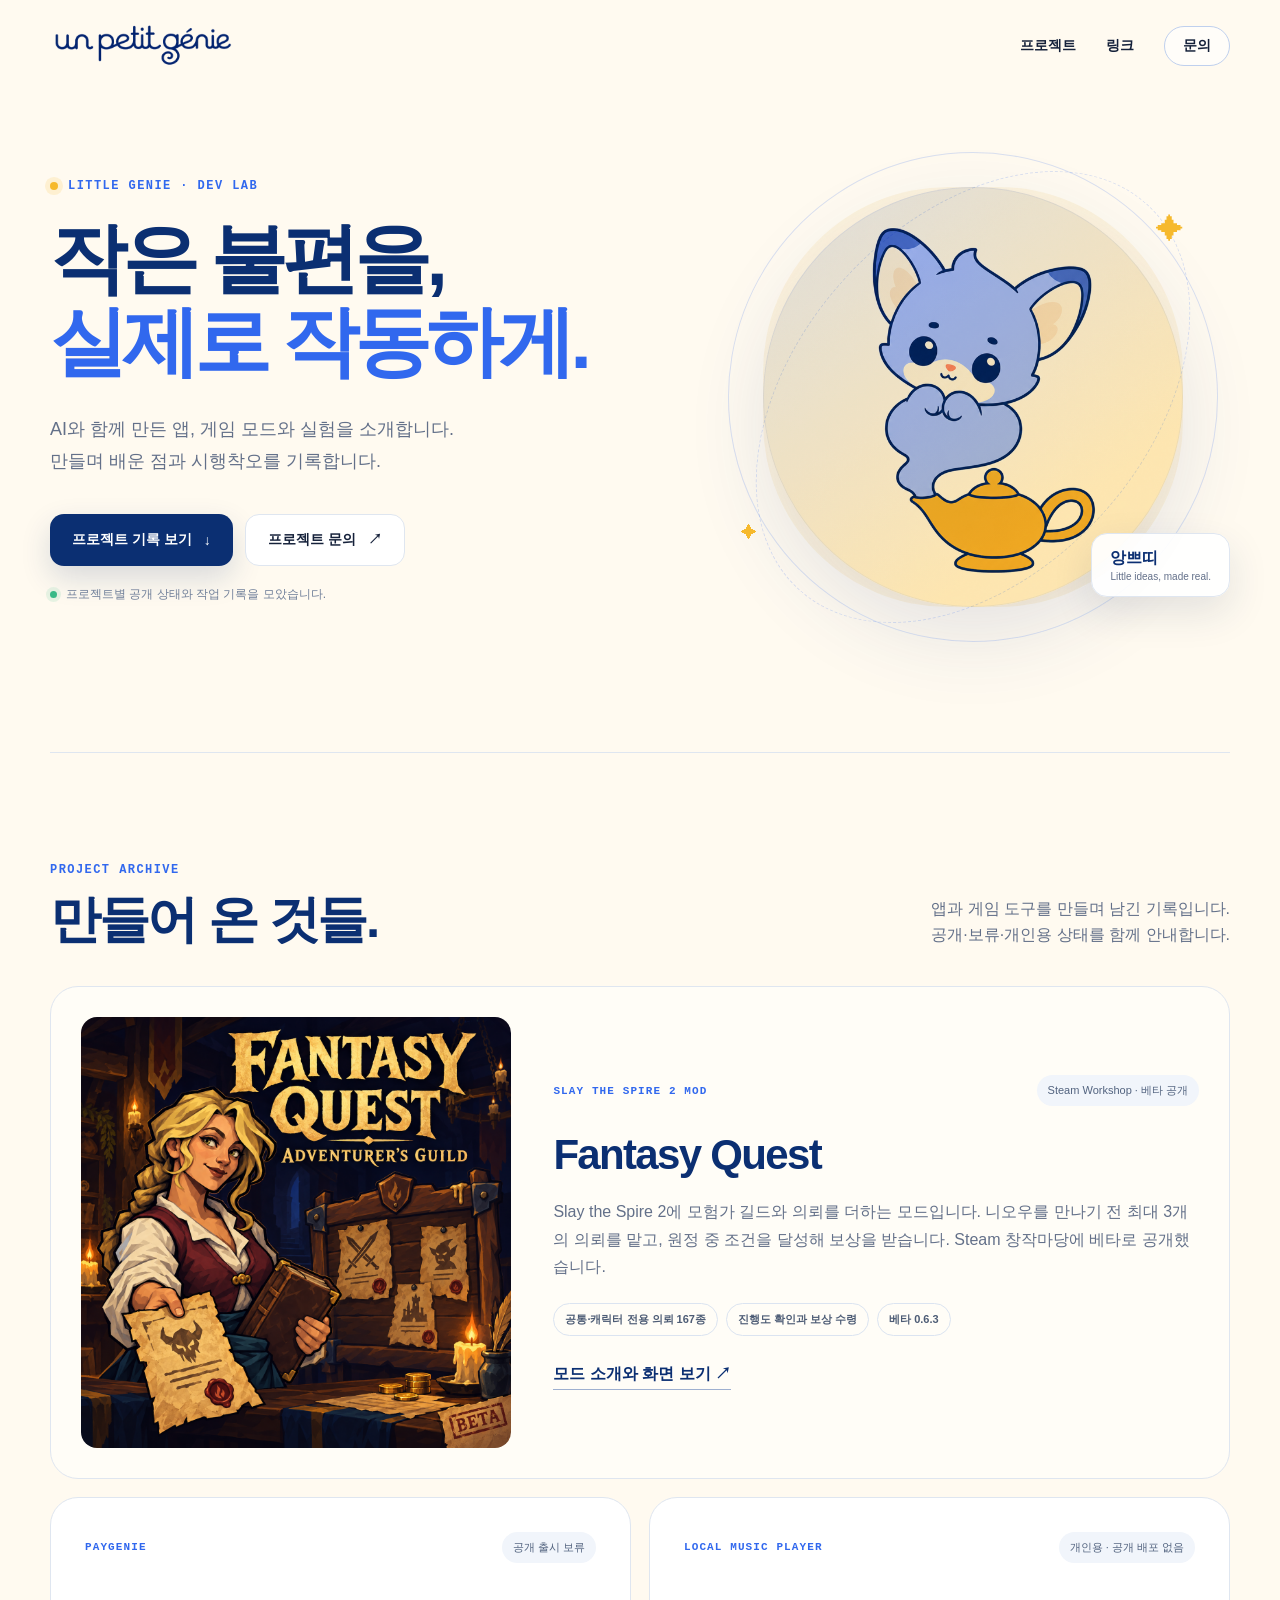
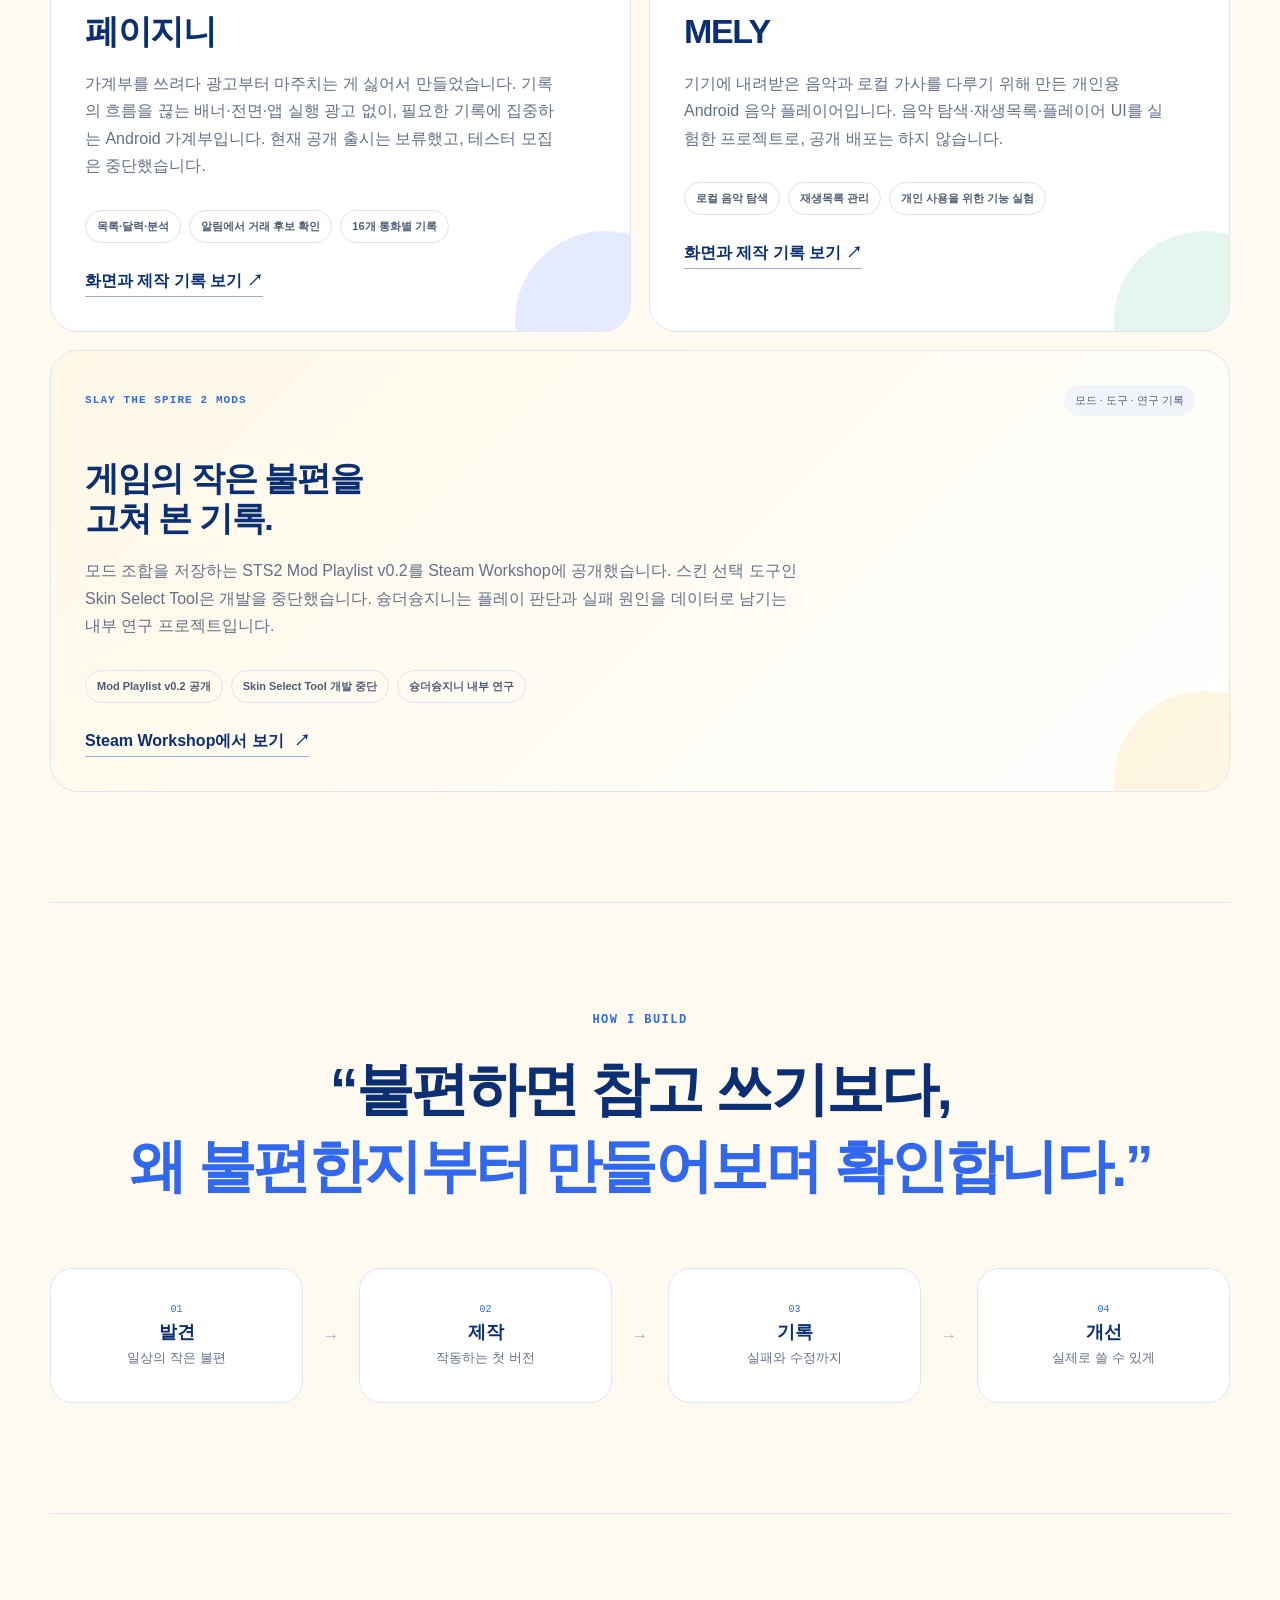
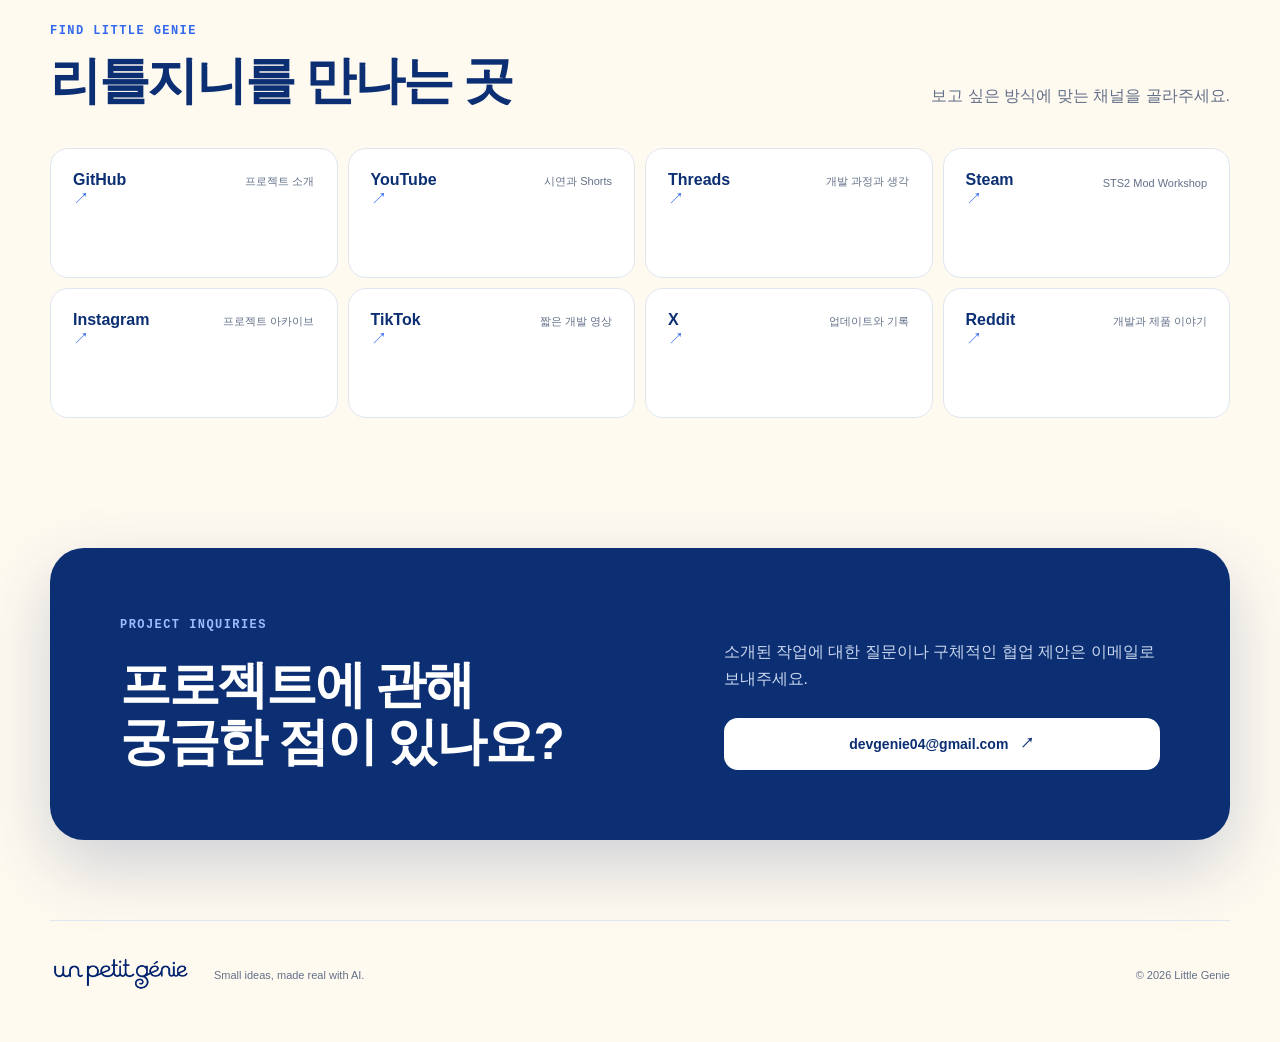
<file: index.html>
<!doctype html>
<html lang="ko">
  <head>
    <meta charset="utf-8" />
    <meta name="viewport" content="width=device-width, initial-scale=1" />
    <title>리틀지니 | 작은 불편을 실제로 작동하게</title>
    <meta name="description" content="AI와 함께 만든 앱, 게임 모드와 실험을 기록하는 개발자 리틀지니의 공식 허브입니다. 프로젝트별 공개 상태와 작업 기록을 소개합니다." />
    <meta name="theme-color" content="#fffaf0" />
    <link rel="canonical" href="https://unpetitgenie.github.io/" />
    <link rel="icon" href="/assets/mascot.png" />
    <link rel="apple-touch-icon" href="/assets/mascot.png" />
    <link rel="stylesheet" href="/styles.css" />
    <link rel="stylesheet" href="/fantasy-quest.css" />

    <meta property="og:type" content="website" />
    <meta property="og:locale" content="ko_KR" />
    <meta property="og:title" content="리틀지니 | 작은 불편을 실제로 작동하게" />
    <meta property="og:description" content="AI와 함께 만든 앱, 게임 모드와 실험. 리틀지니의 프로젝트별 공개 상태와 작업 기록을 소개합니다." />
    <meta property="og:url" content="https://unpetitgenie.github.io/" />
    <meta property="og:image" content="https://unpetitgenie.github.io/assets/og.png" />
    <meta property="og:image:width" content="1731" />
    <meta property="og:image:height" content="909" />
    <meta property="og:image:alt" content="리틀지니 공식 허브" />

    <meta name="twitter:card" content="summary_large_image" />
    <meta name="twitter:title" content="리틀지니 | 작은 불편을 실제로 작동하게" />
    <meta name="twitter:description" content="AI와 함께 만든 앱, 게임 모드와 실험. 리틀지니의 프로젝트별 공개 상태와 작업 기록을 소개합니다." />
    <meta name="twitter:image" content="https://unpetitgenie.github.io/assets/og.png" />
  </head>
  <body>
    <main>
      <nav class="topbar" aria-label="주요 메뉴">
        <a class="brand" href="#top" aria-label="리틀지니 홈">
          <img src="/assets/wordmark.png" alt="un petit génie" />
        </a>
        <div class="nav-links">
          <a href="#projects">프로젝트</a>
          <a href="#links">링크</a>
          <a class="nav-contact" href="mailto:devgenie04@gmail.com">문의</a>
        </div>
      </nav>

      <section class="hero" id="top">
        <div class="hero-copy">
          <p class="eyebrow"><span></span> LITTLE GENIE · DEV LAB</p>
          <h1>작은 불편을,<br /><strong>실제로 작동하게.</strong></h1>
          <p class="hero-description">
            <span>AI와 함께 만든 앱, 게임 모드와 실험을 소개합니다.</span>
            <span>만들며 배운 점과 시행착오를 기록합니다.</span>
          </p>
          <div class="hero-actions">
            <a class="button primary" href="#projects">프로젝트 기록 보기 <span aria-hidden="true">↓</span></a>
            <a class="button secondary" href="mailto:devgenie04@gmail.com">프로젝트 문의 <span aria-hidden="true">↗</span></a>
          </div>
          <p class="availability"><span></span> 프로젝트별 공개 상태와 작업 기록을 모았습니다.</p>
        </div>

        <div class="mascot-stage" aria-label="램프에서 나온 여우 지니 캐릭터 앙쁘띠">
          <div class="orbit orbit-one"></div>
          <div class="orbit orbit-two"></div>
          <div class="spark spark-one">✦</div>
          <div class="spark spark-two">✦</div>
          <img src="/assets/mascot.png" alt="램프에서 나온 파란 여우 지니 캐릭터 앙쁘띠" />
          <div class="mascot-note">
            <span>앙쁘띠</span>
            <small>Little ideas, made real.</small>
          </div>
        </div>
      </section>

      <section class="section projects-section" id="projects">
        <div class="section-heading">
          <div>
            <p class="section-kicker">PROJECT ARCHIVE</p>
            <h2>만들어 온 것들.</h2>
          </div>
          <p>앱과 게임 도구를 만들며 남긴 기록입니다.<br />공개·보류·개인용 상태를 함께 안내합니다.</p>
        </div>

        <div class="project-grid">
          <article class="project-card fq-card">
            <a class="fq-card-art" href="fantasy-quest.html" aria-label="Fantasy Quest 소개 보기">
              <img src="assets/fantasy-quest/cover.png" alt="Fantasy Quest: Adventurer’s Guild 베타 대표 일러스트. 의뢰서를 건네는 길드 접수원과 게시판." width="1254" height="1254" loading="lazy" />
            </a>
            <div class="fq-card-copy">
              <div class="project-topline"><p>SLAY THE SPIRE 2 MOD</p><span>Steam Workshop · 베타 공개</span></div>
              <h3>Fantasy Quest</h3>
              <p class="project-description">Slay the Spire 2에 모험가 길드와 의뢰를 더하는 모드입니다. 니오우를 만나기 전 최대 3개의 의뢰를 맡고, 원정 중 조건을 달성해 보상을 받습니다. Steam 창작마당에 베타로 공개했습니다.</p>
              <ul><li>공통·캐릭터 전용 의뢰 167종</li><li>진행도 확인과 보상 수령</li><li>베타 0.6.3</li></ul>
              <a class="inline-link" href="fantasy-quest.html">모드 소개와 화면 보기 ↗</a>
            </div>
          </article>
          <article class="project-card blue">
            <div class="project-topline">
              <p>PAYGENIE</p>
              <span>공개 출시 보류</span>
            </div>
            <h3>페이지니</h3>
            <p class="project-description">가계부를 쓰려다 광고부터 마주치는 게 싫어서 만들었습니다. 기록의 흐름을 끊는 배너·전면·앱 실행 광고 없이, 필요한 기록에 집중하는 Android 가계부입니다. 현재 공개 출시는 보류했고, 테스터 모집은 중단했습니다.</p>
            <ul>
              <li>목록·달력·분석</li>
              <li>알림에서 거래 후보 확인</li>
              <li>16개 통화별 기록</li>
            </ul>
            <a class="inline-link" href="paygenie.html">화면과 제작 기록 보기 ↗</a>
          </article>

          <article class="project-card mint">
            <div class="project-topline">
              <p>LOCAL MUSIC PLAYER</p>
              <span>개인용 · 공개 배포 없음</span>
            </div>
            <h3>MELY</h3>
            <p class="project-description">기기에 내려받은 음악과 로컬 가사를 다루기 위해 만든 개인용 Android 음악 플레이어입니다. 음악 탐색·재생목록·플레이어 UI를 실험한 프로젝트로, 공개 배포는 하지 않습니다.</p>
            <ul>
              <li>로컬 음악 탐색</li>
              <li>재생목록 관리</li>
              <li>개인 사용을 위한 기능 실험</li>
            </ul>
            <a class="inline-link" href="mely.html">화면과 제작 기록 보기 ↗</a>
          </article>

          <article class="project-card gold mod-card">
            <div class="project-topline">
              <p>SLAY THE SPIRE 2 MODS</p>
              <span>모드 · 도구 · 연구 기록</span>
            </div>
            <h3>게임의 작은 불편을<br />고쳐 본 기록.</h3>
            <p class="project-description">모드 조합을 저장하는 STS2 Mod Playlist v0.2를 Steam Workshop에 공개했습니다. 스킨 선택 도구인 Skin Select Tool은 개발을 중단했습니다. 슝더슝지니는 플레이 판단과 실패 원인을 데이터로 남기는 내부 연구 프로젝트입니다.</p>
            <ul>
              <li>Mod Playlist v0.2 공개</li>
              <li>Skin Select Tool 개발 중단</li>
              <li>슝더슝지니 내부 연구</li>
            </ul>
            <a class="inline-link" href="https://steamcommunity.com/sharedfiles/filedetails/?id=3778488727" target="_blank" rel="noreferrer">Steam Workshop에서 보기 <span aria-hidden="true">↗</span></a>
          </article>
        </div>
      </section>

      <section class="section philosophy">
        <p class="section-kicker">HOW I BUILD</p>
        <blockquote>
          <span>“불편하면 참고 쓰기보다,</span>
          <strong>왜 불편한지부터 만들어보며 확인합니다.”</strong>
        </blockquote>
        <div class="process-row" aria-label="개발 과정">
          <div><span>01</span><strong>발견</strong><small>일상의 작은 불편</small></div>
          <i aria-hidden="true">→</i>
          <div><span>02</span><strong>제작</strong><small>작동하는 첫 버전</small></div>
          <i aria-hidden="true">→</i>
          <div><span>03</span><strong>기록</strong><small>실패와 수정까지</small></div>
          <i aria-hidden="true">→</i>
          <div><span>04</span><strong>개선</strong><small>실제로 쓸 수 있게</small></div>
        </div>
      </section>

      <section class="section links-section" id="links">
        <div class="section-heading links-heading">
          <div>
            <p class="section-kicker">FIND LITTLE GENIE</p>
            <h2>리틀지니를 만나는 곳</h2>
          </div>
          <p>보고 싶은 방식에 맞는 채널을 골라주세요.</p>
        </div>
        <div class="social-grid">
          <a href="https://github.com/unpetitgenie" target="_blank" rel="noreferrer"><span class="social-name">GitHub</span><span class="social-detail">프로젝트 소개</span><span aria-hidden="true">↗</span></a>
          <a href="https://www.youtube.com/@unpetitgenie" target="_blank" rel="noreferrer"><span class="social-name">YouTube</span><span class="social-detail">시연과 Shorts</span><span aria-hidden="true">↗</span></a>
          <a href="https://www.threads.com/@unpetitgenie" target="_blank" rel="noreferrer"><span class="social-name">Threads</span><span class="social-detail">개발 과정과 생각</span><span aria-hidden="true">↗</span></a>
          <a href="https://steamcommunity.com/sharedfiles/filedetails/?id=3778488727" target="_blank" rel="noreferrer"><span class="social-name">Steam</span><span class="social-detail">STS2 Mod Workshop</span><span aria-hidden="true">↗</span></a>
          <a href="https://www.instagram.com/unpetitgenie/" target="_blank" rel="noreferrer"><span class="social-name">Instagram</span><span class="social-detail">프로젝트 아카이브</span><span aria-hidden="true">↗</span></a>
          <a href="https://www.tiktok.com/@unpetit_genie" target="_blank" rel="noreferrer"><span class="social-name">TikTok</span><span class="social-detail">짧은 개발 영상</span><span aria-hidden="true">↗</span></a>
          <a href="https://x.com/unpetitgenie" target="_blank" rel="noreferrer"><span class="social-name">X</span><span class="social-detail">업데이트와 기록</span><span aria-hidden="true">↗</span></a>
          <a href="https://www.reddit.com/user/unpetitgenie/" target="_blank" rel="noreferrer"><span class="social-name">Reddit</span><span class="social-detail">개발과 제품 이야기</span><span aria-hidden="true">↗</span></a>
        </div>
      </section>

      <section class="contact-section">
        <div>
          <p class="section-kicker">PROJECT INQUIRIES</p>
          <h2>프로젝트에 관해<br />궁금한 점이 있나요?</h2>
        </div>
        <div class="contact-copy">
          <p>소개된 작업에 대한 질문이나 구체적인 협업 제안은 이메일로 보내주세요.</p>
          <a class="button contact-button" href="mailto:devgenie04@gmail.com">devgenie04@gmail.com <span aria-hidden="true">↗</span></a>
        </div>
      </section>

      <footer>
        <img src="/assets/wordmark.png" alt="un petit génie" />
        <p>Small ideas, made real with AI.</p>
        <span>© 2026 Little Genie</span>
      </footer>
    </main>
  </body>
</html>
</file>
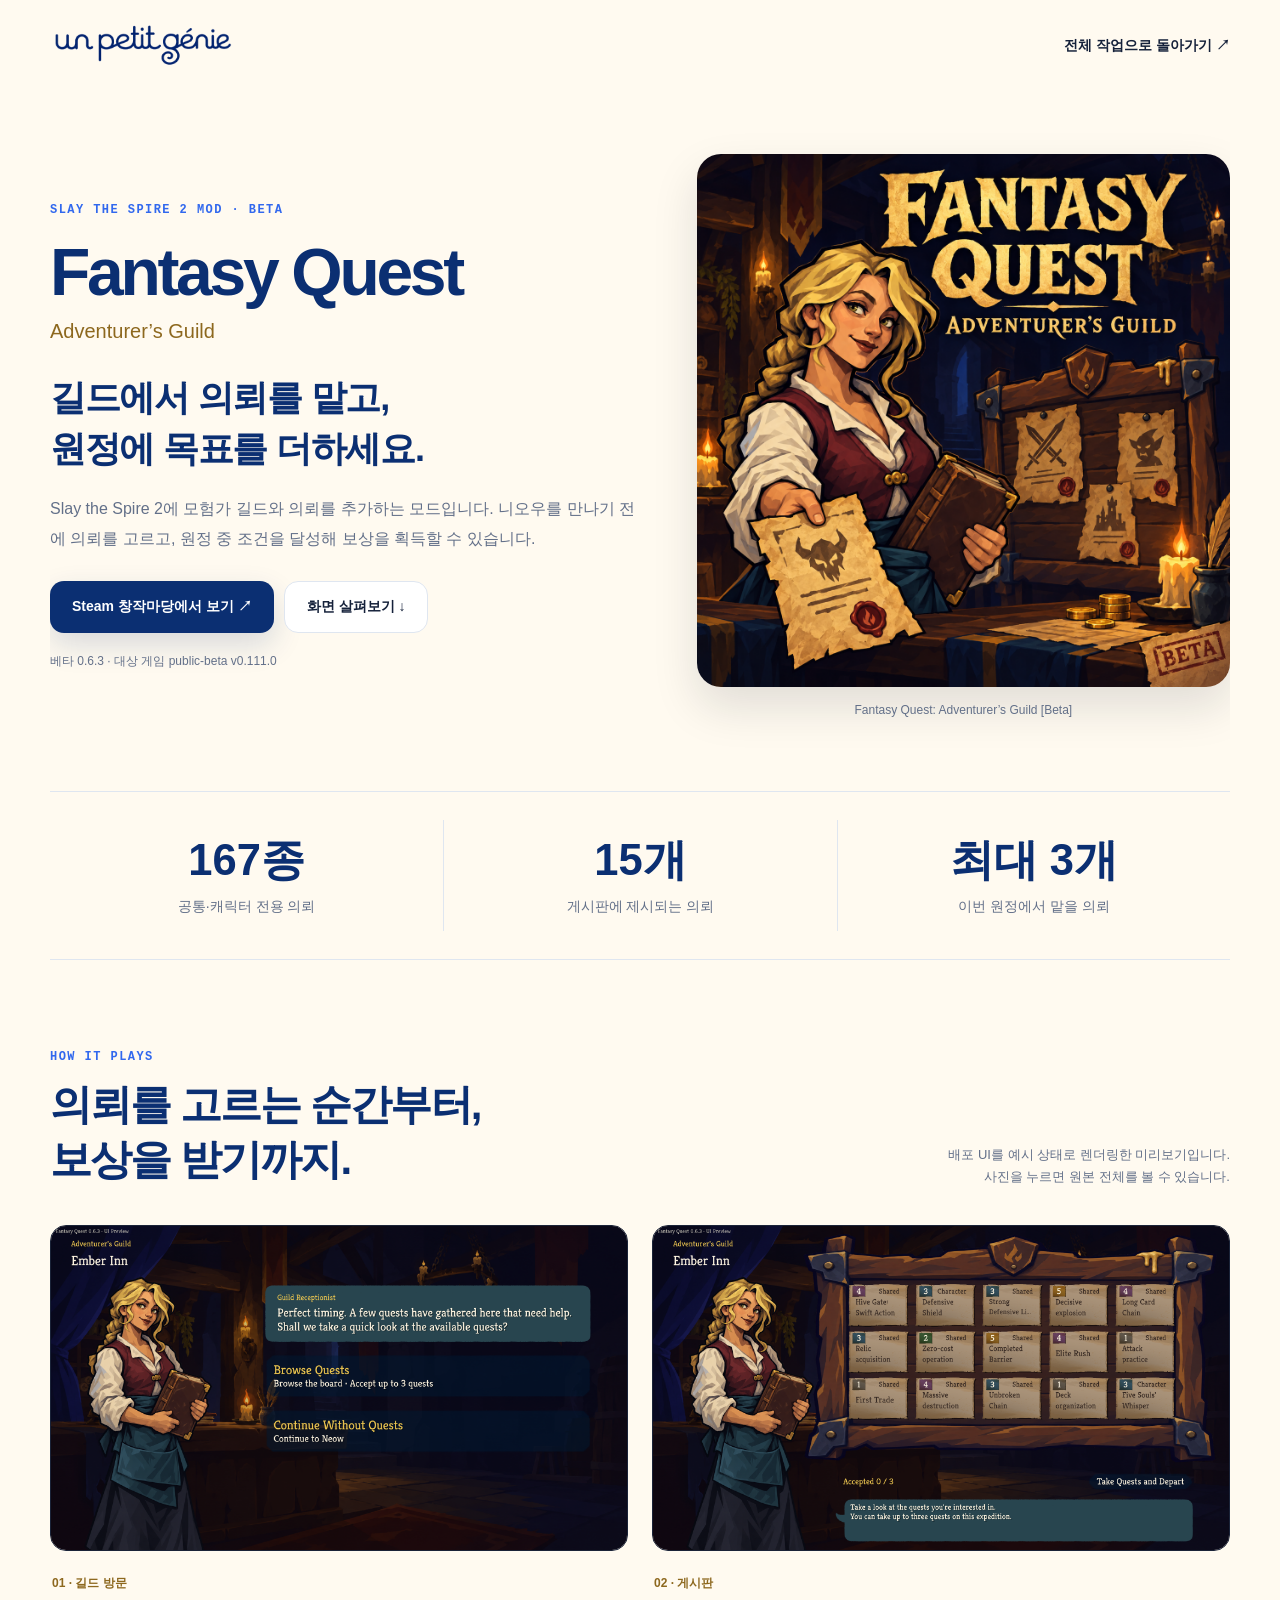
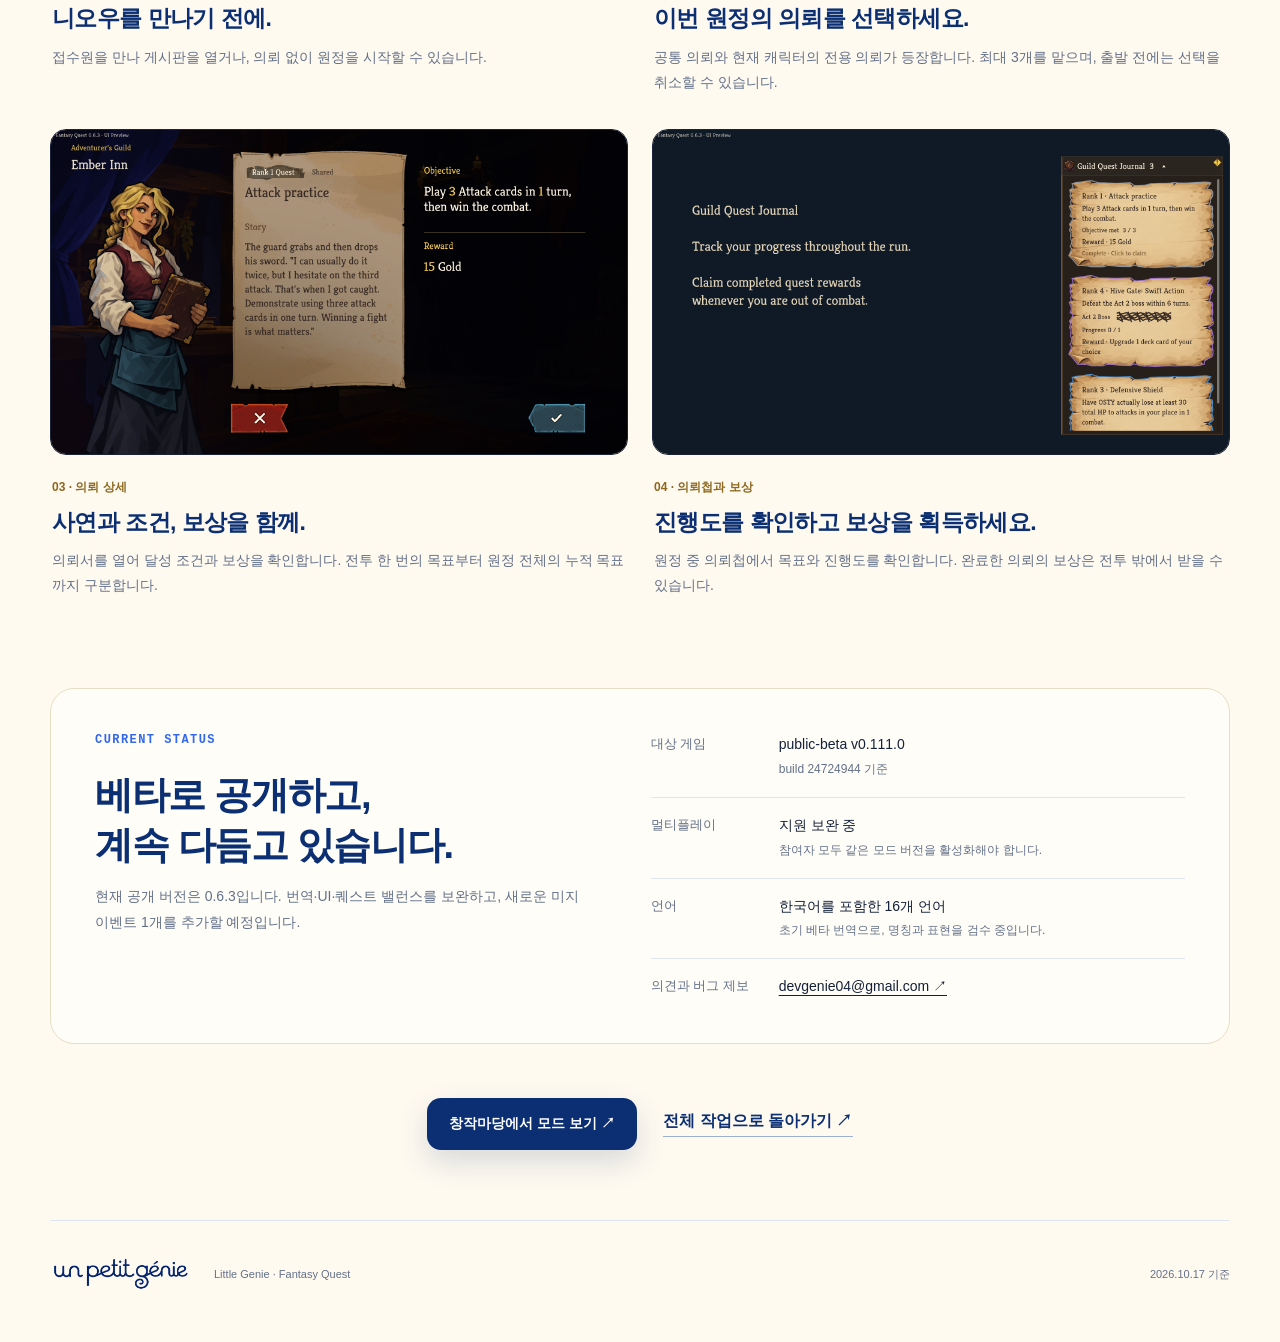
<file: fantasy-quest.html>
<!doctype html>
<html lang="ko">
<head>
  <meta charset="utf-8" />
  <meta name="viewport" content="width=device-width, initial-scale=1" />
  <title>Fantasy Quest | 리틀지니 작업 기록</title>
  <meta name="description" content="Slay the Spire 2에 모험가 길드와 의뢰를 추가하는 Fantasy Quest. 의뢰 167종, 최대 3개 수락, 원정 중 진행도와 보상을 소개합니다. Steam Workshop 베타 공개." />
  <link rel="canonical" href="https://unpetitgenie.github.io/fantasy-quest.html" />
  <link rel="icon" href="assets/mascot.png" />
  <link rel="stylesheet" href="styles.css" />
  <link rel="stylesheet" href="fantasy-quest.css" />
  <meta property="og:type" content="website" />
  <meta property="og:title" content="Fantasy Quest: Adventurer’s Guild | 리틀지니" />
  <meta property="og:description" content="슬더스2에서 모험가 길드의 의뢰를 맡고, 원정 중 목표를 달성해 보상을 받는 모드입니다. Steam Workshop 베타 공개." />
  <meta property="og:url" content="https://unpetitgenie.github.io/fantasy-quest.html" />
  <meta property="og:image" content="https://unpetitgenie.github.io/assets/fantasy-quest/cover.png" />
  <meta property="og:image:width" content="1254" />
  <meta property="og:image:height" content="1254" />
  <meta property="og:image:alt" content="Fantasy Quest: Adventurer’s Guild 베타 대표 일러스트" />
  <meta name="twitter:card" content="summary_large_image" />
</head>
<body>
  <nav class="topbar" aria-label="페이지 탐색">
    <a class="brand" href="index.html"><img src="assets/wordmark.png" alt="un petit génie" /></a>
    <div class="nav-links"><a href="index.html#projects">전체 작업으로 돌아가기 ↗</a></div>
  </nav>
  <main class="fq-page">
    <section class="fq-hero" aria-labelledby="fq-title">
      <div class="fq-hero-copy">
        <p class="section-kicker">SLAY THE SPIRE 2 MOD · BETA</p>
        <h1 id="fq-title">Fantasy Quest</h1>
        <p class="fq-subtitle">Adventurer’s Guild</p>
        <h2>길드에서 의뢰를 맡고,<br />원정에 목표를 더하세요.</h2>
        <p class="fq-intro">Slay the Spire 2에 모험가 길드와 의뢰를 추가하는 모드입니다. 니오우를 만나기 전에 의뢰를 고르고, 원정 중 조건을 달성해 보상을 획득할 수 있습니다.</p>
        <div class="fq-actions"><a class="button primary" href="https://steamcommunity.com/sharedfiles/filedetails/?id=3819755431" target="_blank" rel="noreferrer">Steam 창작마당에서 보기 ↗</a><a class="button secondary" href="#screens">화면 살펴보기 ↓</a></div>
        <p class="fq-beta">베타 0.6.3 · 대상 게임 public-beta v0.111.0</p>
      </div>
      <figure class="fq-cover"><img src="assets/fantasy-quest/cover.png" alt="의뢰서를 건네는 접수원과 길드 게시판이 그려진 Fantasy Quest 베타 대표 일러스트" width="1254" height="1254" /><figcaption>Fantasy Quest: Adventurer’s Guild [Beta]</figcaption></figure>
    </section>
    <section class="fq-overview" aria-label="모드의 핵심 기능">
      <div><strong>167종</strong><span>공통·캐릭터 전용 의뢰</span></div>
      <div><strong>15개</strong><span>게시판에 제시되는 의뢰</span></div>
      <div><strong>최대 3개</strong><span>이번 원정에서 맡을 의뢰</span></div>
    </section>
    <section class="fq-screens" id="screens" aria-labelledby="fq-screens-title">
      <div class="section-heading"><div><p class="section-kicker">HOW IT PLAYS</p><h2 id="fq-screens-title">의뢰를 고르는 순간부터,<br />보상을 받기까지.</h2></div><p>배포 UI를 예시 상태로 렌더링한 미리보기입니다.<br />사진을 누르면 원본 전체를 볼 수 있습니다.</p></div>
      <div class="fq-gallery">
        <figure><a href="assets/fantasy-quest/reception.png" target="_blank" rel="noreferrer" aria-label="길드 접수 UI 미리보기 원본 열기"><img src="assets/fantasy-quest/reception.png" alt="길드 접수원과 의뢰 받기 또는 건너뛰기 선택지가 있는 UI 미리보기" width="1920" height="1080" loading="lazy" /></a><figcaption><span>01 · 길드 방문</span><h3>니오우를 만나기 전에.</h3><p>접수원을 만나 게시판을 열거나, 의뢰 없이 원정을 시작할 수 있습니다.</p></figcaption></figure>
        <figure><a href="assets/fantasy-quest/board.png" target="_blank" rel="noreferrer" aria-label="의뢰 게시판 UI 미리보기 원본 열기"><img src="assets/fantasy-quest/board.png" alt="등급과 공통·캐릭터 전용 구분을 표시한 의뢰 15개 게시판 UI 미리보기" width="1920" height="1080" loading="lazy" /></a><figcaption><span>02 · 게시판</span><h3>이번 원정의 의뢰를 선택하세요.</h3><p>공통 의뢰와 현재 캐릭터의 전용 의뢰가 등장합니다. 최대 3개를 맡으며, 출발 전에는 선택을 취소할 수 있습니다.</p></figcaption></figure>
        <figure><a href="assets/fantasy-quest/detail.png" target="_blank" rel="noreferrer" aria-label="의뢰 상세 UI 미리보기 원본 열기"><img src="assets/fantasy-quest/detail.png" alt="의뢰의 사연, 목표, 완료 보상을 함께 보여 주는 상세 UI 미리보기" width="1920" height="1080" loading="lazy" /></a><figcaption><span>03 · 의뢰 상세</span><h3>사연과 조건, 보상을 함께.</h3><p>의뢰서를 열어 달성 조건과 보상을 확인합니다. 전투 한 번의 목표부터 원정 전체의 누적 목표까지 구분합니다.</p></figcaption></figure>
        <figure><a href="assets/fantasy-quest/journal.png" target="_blank" rel="noreferrer" aria-label="의뢰첩 UI 미리보기 원본 열기"><img src="assets/fantasy-quest/journal.png" alt="수락한 의뢰의 진행도와 완료 보상 수령 안내가 있는 길드 의뢰첩 UI 미리보기" width="1920" height="1080" loading="lazy" /></a><figcaption><span>04 · 의뢰첩과 보상</span><h3>진행도를 확인하고 보상을 획득하세요.</h3><p>원정 중 의뢰첩에서 목표와 진행도를 확인합니다. 완료한 의뢰의 보상은 전투 밖에서 받을 수 있습니다.</p></figcaption></figure>
      </div>
    </section>
    <section class="fq-status" aria-labelledby="fq-status-title">
      <div><p class="section-kicker">CURRENT STATUS</p><h2 id="fq-status-title">베타로 공개하고,<br />계속 다듬고 있습니다.</h2><p>현재 공개 버전은 0.6.3입니다. 번역·UI·퀘스트 밸런스를 보완하고, 새로운 미지 이벤트 1개를 추가할 예정입니다.</p></div>
      <dl><div><dt>대상 게임</dt><dd>public-beta v0.111.0<br /><small>build 24724944 기준</small></dd></div><div><dt>멀티플레이</dt><dd>지원 보완 중<br /><small>참여자 모두 같은 모드 버전을 활성화해야 합니다.</small></dd></div><div><dt>언어</dt><dd>한국어를 포함한 16개 언어<br /><small>초기 베타 번역으로, 명칭과 표현을 검수 중입니다.</small></dd></div><div><dt>의견과 버그 제보</dt><dd><a href="mailto:devgenie04@gmail.com">devgenie04@gmail.com ↗</a></dd></div></dl>
    </section>
    <div class="fq-bottom"><a class="button primary" href="https://steamcommunity.com/sharedfiles/filedetails/?id=3819755431" target="_blank" rel="noreferrer">창작마당에서 모드 보기 ↗</a><a class="inline-link" href="index.html#projects">전체 작업으로 돌아가기 ↗</a></div>
    <footer><img src="assets/wordmark.png" alt="un petit génie" /><p>Little Genie · Fantasy Quest</p><span>2026.10.17 기준</span></footer>
  </main>
</body>
</html>
</file>
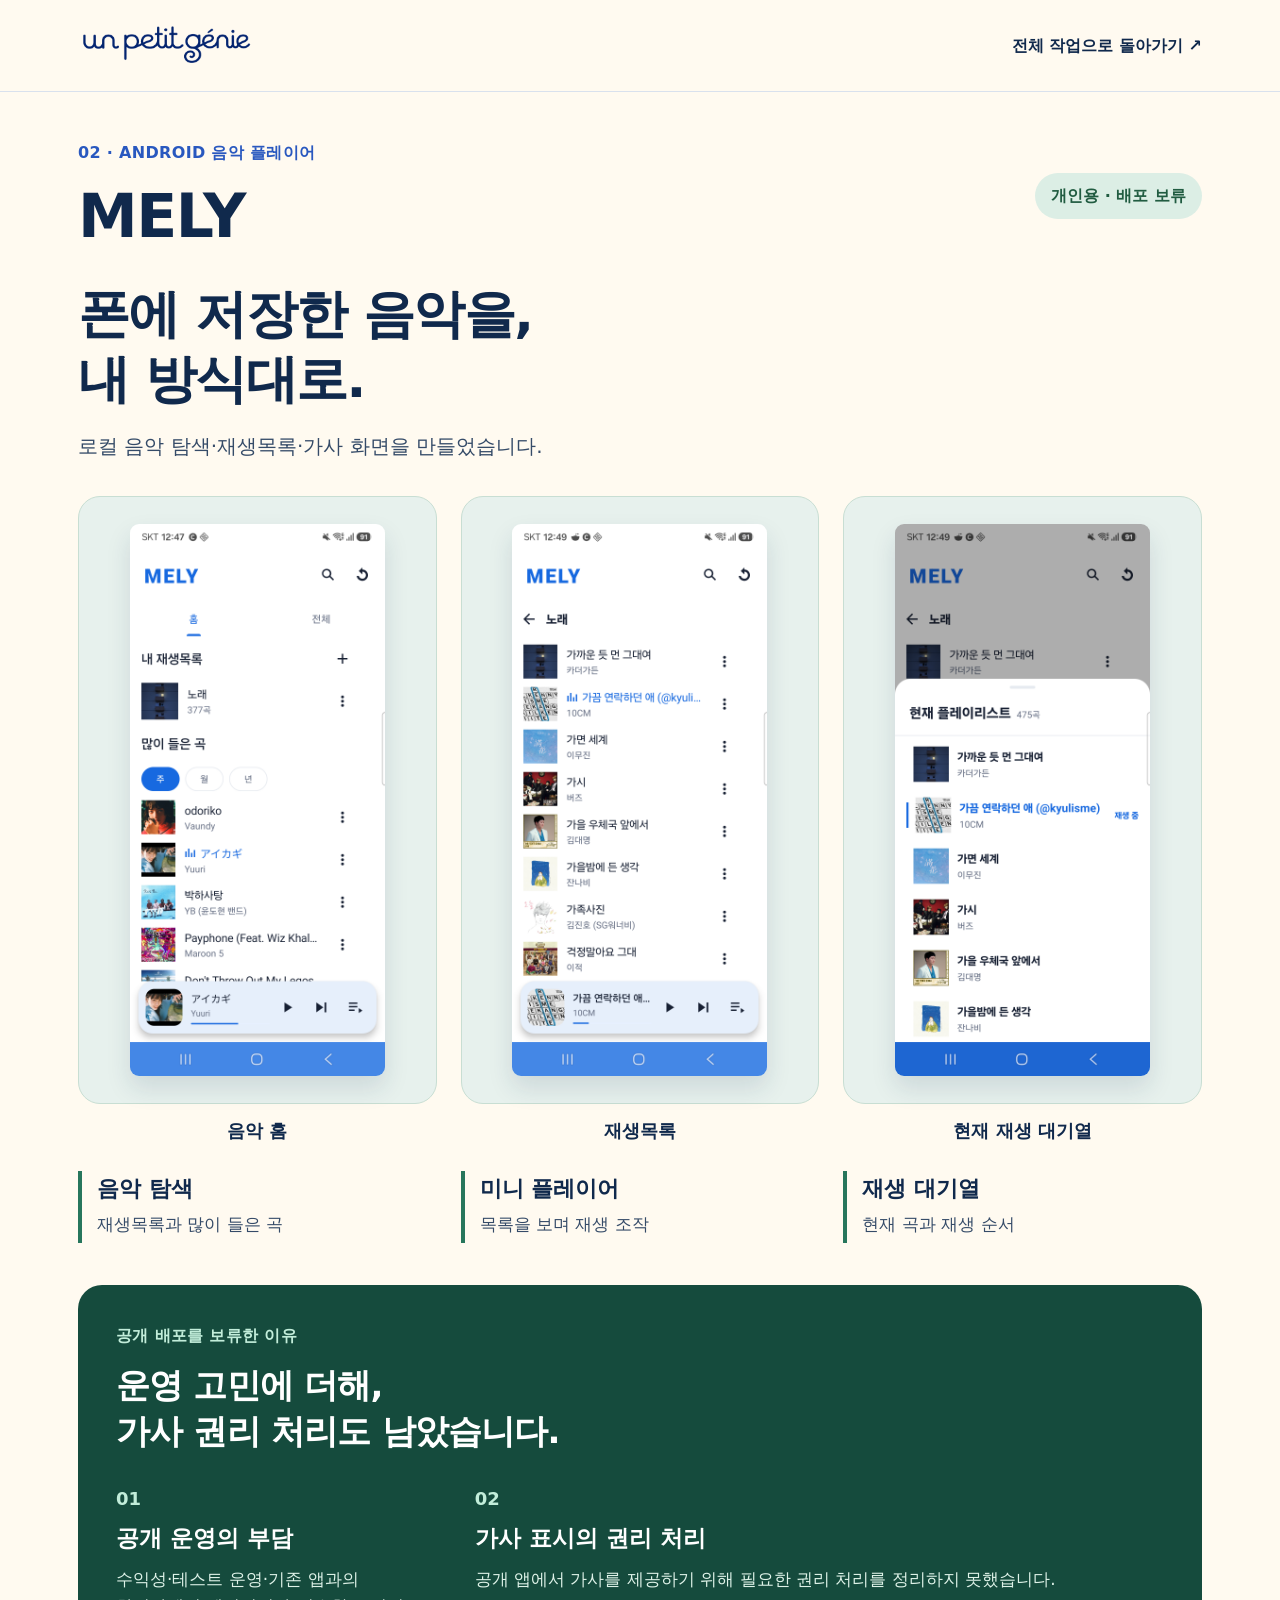
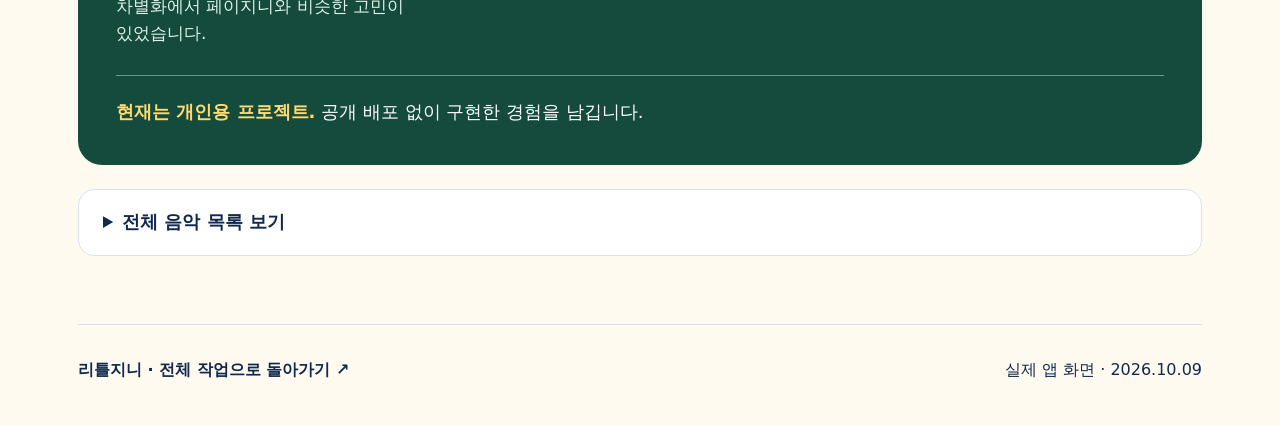
<file: mely.html>
<!doctype html><html lang="ko"><head><meta charset="utf-8"><meta name="viewport" content="width=device-width,initial-scale=1"><title>MELY | 리틀지니 작업 기록</title><meta name="description" content="MELY의 실제 앱 화면, 핵심 기능, 공개 출시를 보류한 이유를 담은 프로젝트 기록입니다."><link rel="icon" href="assets/mascot.png"><link rel="stylesheet" href="portfolio.css"><link rel="canonical" href="https://unpetitgenie.github.io/mely.html"></head><body>
<header><nav aria-label="페이지 탐색"><a class="brand" href="index.html"><img src="assets/wordmark.png" alt="un petit génie"></a><div><a href="index.html#projects">전체 작업으로 돌아가기 ↗</a></div></nav></header>
<main class="single-project"><article id="mely" class="mely"><div class="title"><div><p class="eyebrow">02 · ANDROID 음악 플레이어</p><h1>MELY</h1></div><span class="badge">개인용 · 배포 보류</span></div><h3 class="statement">폰에 저장한 음악을,<br>내 방식대로.</h3><p class="description">로컬 음악 탐색·재생목록·가사 화면을 만들었습니다.</p>
<div class="screens"><figure><button class="screen" data-src="assets/mely-screen-1.png" data-title="음악 홈" aria-label="음악 홈 화면 확대"><img src="assets/mely-screen-1.png" alt="음악 홈" width="1080" height="2340" loading="lazy"></button><figcaption>음악 홈</figcaption></figure><figure><button class="screen" data-src="assets/mely-screen-3.png" data-title="재생목록" aria-label="재생목록 화면 확대"><img src="assets/mely-screen-3.png" alt="재생목록" width="1080" height="2340" loading="lazy"></button><figcaption>재생목록</figcaption></figure><figure><button class="screen" data-src="assets/mely-screen-4.png" data-title="현재 재생 대기열" aria-label="현재 재생 대기열 화면 확대"><img src="assets/mely-screen-4.png" alt="현재 재생 대기열" width="1080" height="2340" loading="lazy"></button><figcaption>현재 재생 대기열</figcaption></figure></div>
<div class="features"><div><strong>음악 탐색</strong><p>재생목록과 많이 들은 곡</p></div><div><strong>미니 플레이어</strong><p>목록을 보며 재생 조작</p></div><div><strong>재생 대기열</strong><p>현재 곡과 재생 순서</p></div></div>
<div class="decision"><p class="eyebrow">공개 배포를 보류한 이유</p><h3>운영 고민에 더해,<br>가사 권리 처리도 남았습니다.</h3><div class="reasons"><div><span>01</span><h4>공개 운영의 부담</h4><p>수익성·테스트 운영·기존 앱과의 차별화에서 페이지니와 비슷한 고민이 있었습니다.</p></div><div class="wide"><span>02</span><h4>가사 표시의 권리 처리</h4><p>공개 앱에서 가사를 제공하기 위해 필요한 권리 처리를 정리하지 못했습니다.</p></div></div><p class="status"><strong>현재는 개인용 프로젝트.</strong> 공개 배포 없이 구현한 경험을 남깁니다.</p></div>
<details><summary>전체 음악 목록 보기</summary><div class="screens"><figure><button class="screen" data-src="assets/mely-screen-2.png" data-title="전체 음악 목록" aria-label="전체 음악 목록 화면 확대"><img src="assets/mely-screen-2.png" alt="전체 음악 목록" width="1080" height="2340" loading="lazy"></button><figcaption>전체 음악 목록</figcaption></figure></div></details></article><footer><a href="index.html">리틀지니 · 전체 작업으로 돌아가기 ↗</a><span>실제 앱 화면 · 2026.10.09</span></footer></main>
<dialog><div class="dialog-head"><strong id="caption"></strong><button id="close" aria-label="확대 화면 닫기">닫기 ✕</button></div><img id="large" alt=""></dialog><script>const dialog=document.querySelector('dialog');document.querySelectorAll('.screen').forEach(b=>b.addEventListener('click',()=>{document.getElementById('large').src=b.dataset.src;document.getElementById('large').alt=b.dataset.title;document.getElementById('caption').textContent=b.dataset.title;dialog.showModal()}));document.getElementById('close').onclick=()=>dialog.close();</script></body></html>
</file>
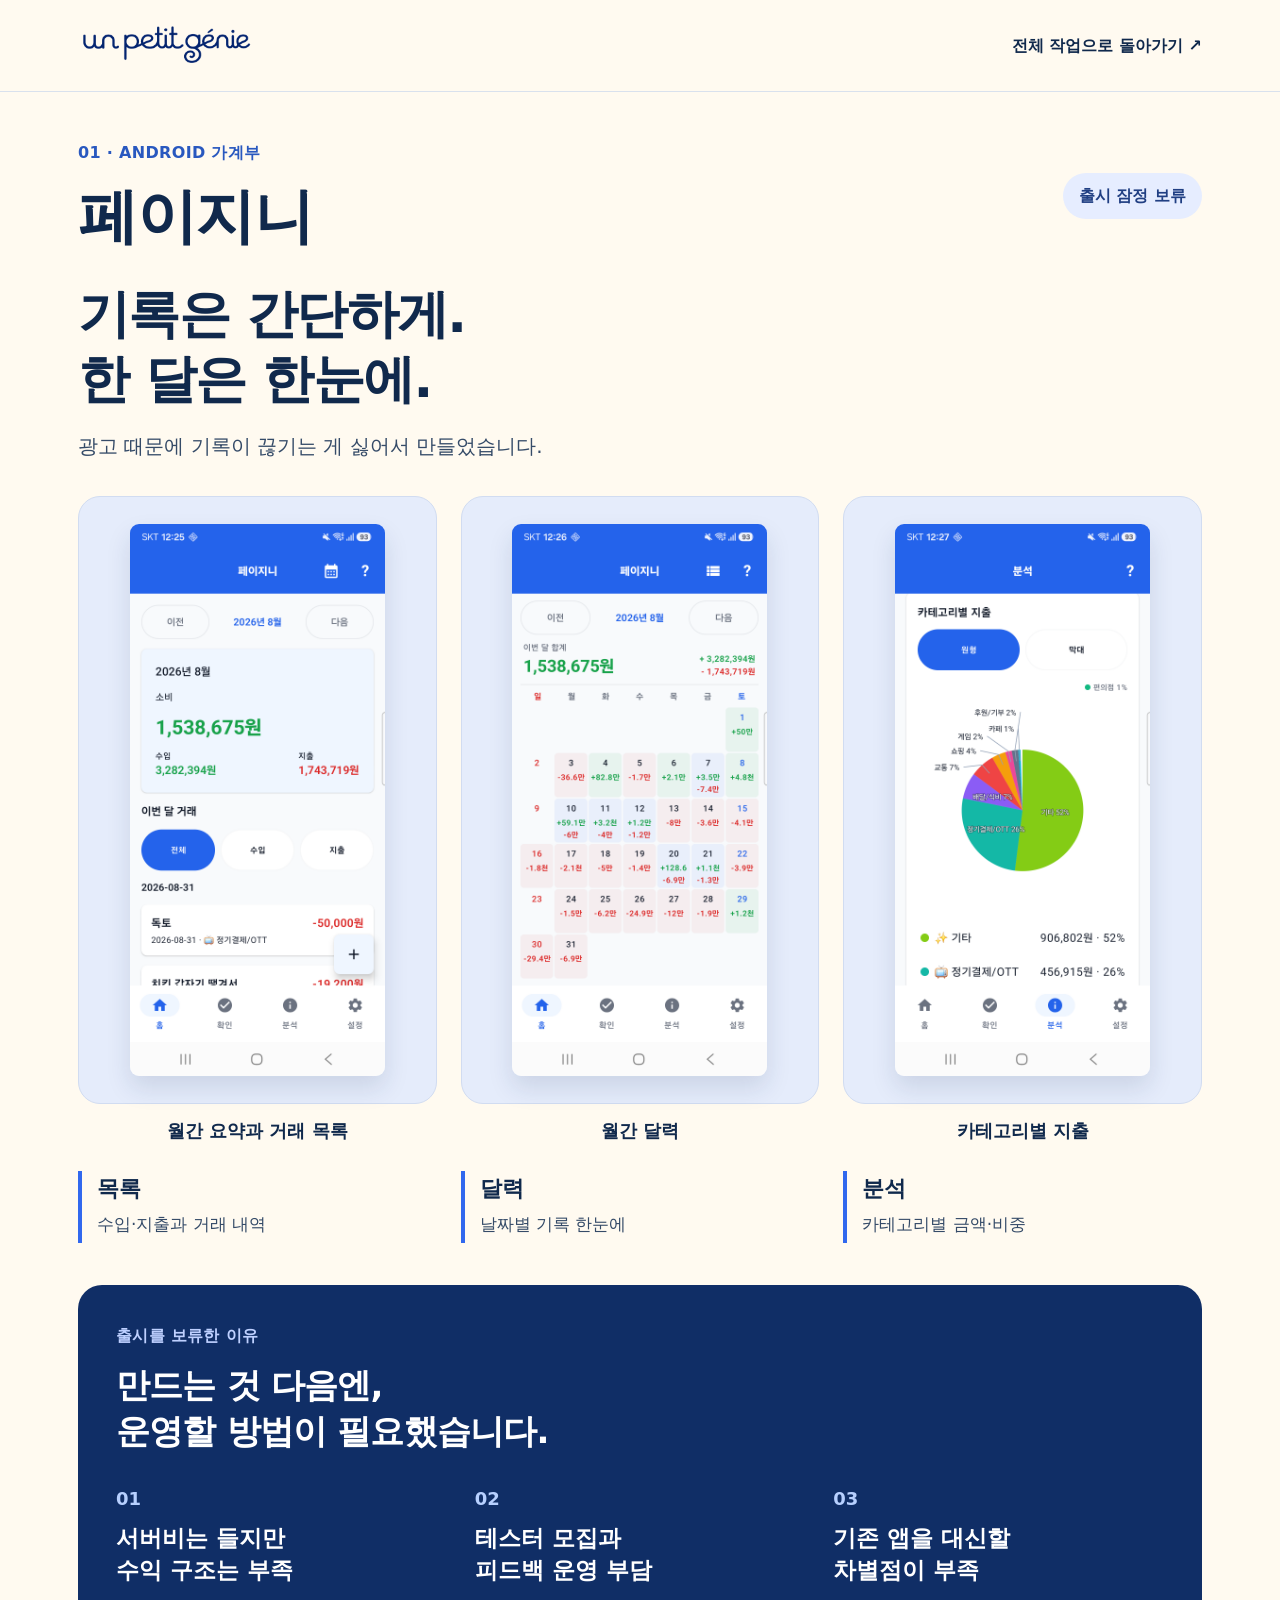
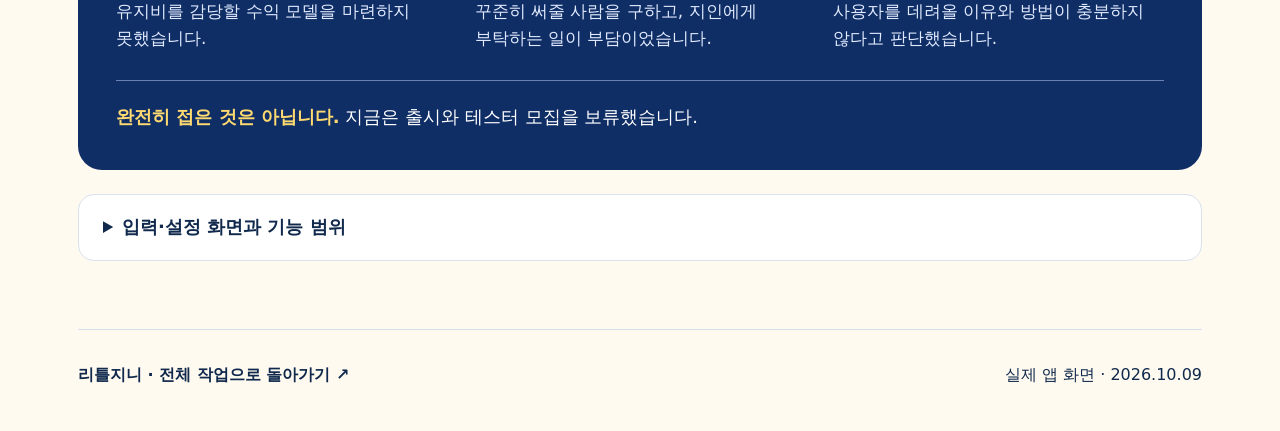
<file: paygenie.html>
<!doctype html><html lang="ko"><head><meta charset="utf-8"><meta name="viewport" content="width=device-width,initial-scale=1"><title>페이지니 | 리틀지니 작업 기록</title><meta name="description" content="페이지니의 실제 앱 화면, 핵심 기능, 공개 출시를 보류한 이유를 담은 프로젝트 기록입니다."><link rel="icon" href="assets/mascot.png"><link rel="stylesheet" href="portfolio.css"><link rel="canonical" href="https://unpetitgenie.github.io/paygenie.html"></head><body>
<header><nav aria-label="페이지 탐색"><a class="brand" href="index.html"><img src="assets/wordmark.png" alt="un petit génie"></a><div><a href="index.html#projects">전체 작업으로 돌아가기 ↗</a></div></nav></header>
<main class="single-project"><article id="paygenie"><div class="title"><div><p class="eyebrow">01 · ANDROID 가계부</p><h1>페이지니</h1></div><span class="badge">출시 잠정 보류</span></div><h3 class="statement">기록은 간단하게.<br>한 달은 한눈에.</h3><p class="description">광고 때문에 기록이 끊기는 게 싫어서 만들었습니다.</p>
<div class="screens"><figure><button class="screen" data-src="assets/paygenie-screen-1.png" data-title="월간 요약과 거래 목록" aria-label="월간 요약과 거래 목록 화면 확대"><img src="assets/paygenie-screen-1.png" alt="월간 요약과 거래 목록" width="1080" height="2340" loading="lazy"></button><figcaption>월간 요약과 거래 목록</figcaption></figure><figure><button class="screen" data-src="assets/paygenie-screen-2.png" data-title="월간 달력" aria-label="월간 달력 화면 확대"><img src="assets/paygenie-screen-2.png" alt="월간 달력" width="1080" height="2340" loading="lazy"></button><figcaption>월간 달력</figcaption></figure><figure><button class="screen" data-src="assets/paygenie-screen-3.png" data-title="카테고리별 지출" aria-label="카테고리별 지출 화면 확대"><img src="assets/paygenie-screen-3.png" alt="카테고리별 지출" width="1080" height="2340" loading="lazy"></button><figcaption>카테고리별 지출</figcaption></figure></div>
<div class="features"><div><strong>목록</strong><p>수입·지출과 거래 내역</p></div><div><strong>달력</strong><p>날짜별 기록 한눈에</p></div><div><strong>분석</strong><p>카테고리별 금액·비중</p></div></div>
<div class="decision"><p class="eyebrow">출시를 보류한 이유</p><h3>만드는 것 다음엔,<br>운영할 방법이 필요했습니다.</h3><div class="reasons"><div><span>01</span><h4>서버비는 들지만<br>수익 구조는 부족</h4><p>유지비를 감당할 수익 모델을 마련하지 못했습니다.</p></div><div><span>02</span><h4>테스터 모집과<br>피드백 운영 부담</h4><p>꾸준히 써줄 사람을 구하고, 지인에게 부탁하는 일이 부담이었습니다.</p></div><div><span>03</span><h4>기존 앱을 대신할<br>차별점이 부족</h4><p>사용자를 데려올 이유와 방법이 충분하지 않다고 판단했습니다.</p></div></div><p class="status"><strong>완전히 접은 것은 아닙니다.</strong> 지금은 출시와 테스터 모집을 보류했습니다.</p></div>
<details><summary>입력·설정 화면과 기능 범위</summary><div class="detail-copy"><p><strong>알림 → 거래 후보 → 사용자 확인.</strong><br>결제 알림을 읽어 거래 후보를 찾습니다. SMS 자동 인식 기능은 아닙니다.</p><p><strong>강제 광고 없이 기록.</strong><br>배너·전면·앱 실행 강제 광고는 없습니다. 선택형 보상 광고는 있습니다.</p><p>거래별 통화 선택과 알림 분류 키워드 관리도 구성했습니다.</p></div><div class="screens"><figure><button class="screen" data-src="assets/paygenie-screen-4.png" data-title="거래 입력" aria-label="거래 입력 화면 확대"><img src="assets/paygenie-screen-4.png" alt="거래 입력" width="1080" height="2340" loading="lazy"></button><figcaption>거래 입력</figcaption></figure><figure><button class="screen" data-src="assets/paygenie-screen-5.png" data-title="통화 선택" aria-label="통화 선택 화면 확대"><img src="assets/paygenie-screen-5.png" alt="통화 선택" width="1080" height="2340" loading="lazy"></button><figcaption>통화 선택</figcaption></figure><figure><button class="screen" data-src="assets/paygenie-screen-6.png" data-title="알림·분류 키워드 관리" aria-label="알림·분류 키워드 관리 화면 확대"><img src="assets/paygenie-screen-6.png" alt="알림·분류 키워드 관리" width="1080" height="2340" loading="lazy"></button><figcaption>알림·분류 키워드 관리</figcaption></figure></div></details>
</article><footer><a href="index.html">리틀지니 · 전체 작업으로 돌아가기 ↗</a><span>실제 앱 화면 · 2026.10.09</span></footer></main>
<dialog><div class="dialog-head"><strong id="caption"></strong><button id="close" aria-label="확대 화면 닫기">닫기 ✕</button></div><img id="large" alt=""></dialog><script>const dialog=document.querySelector('dialog');document.querySelectorAll('.screen').forEach(b=>b.addEventListener('click',()=>{document.getElementById('large').src=b.dataset.src;document.getElementById('large').alt=b.dataset.title;document.getElementById('caption').textContent=b.dataset.title;dialog.showModal()}));document.getElementById('close').onclick=()=>dialog.close();</script></body></html>
</file>
<file: styles.css>
:root {
  --cream: #fffaf0;
  --paper: #ffffff;
  --navy: #0b2f72;
  --blue: #3168ee;
  --periwinkle: #8ca9f2;
  --ink: #15213a;
  --muted: #637089;
  --line: #dfe6f0;
  --gold: #f6b92c;
  --mint: #39b987;
}

* { box-sizing: border-box; }
html { scroll-behavior: smooth; }
body {
  margin: 0;
  background: var(--cream);
  color: var(--ink);
  font-family: -apple-system, BlinkMacSystemFont, "Apple SD Gothic Neo", "Noto Sans KR", "Segoe UI", sans-serif;
  -webkit-font-smoothing: antialiased;
}
a { color: inherit; text-decoration: none; }
button, a { -webkit-tap-highlight-color: transparent; }
main { overflow: hidden; }
h1, h2, h3, blockquote { word-break: keep-all; overflow-wrap: break-word; }

.topbar {
  width: min(1180px, calc(100% - 48px));
  height: 92px;
  margin: 0 auto;
  display: flex;
  align-items: center;
  justify-content: space-between;
  position: relative;
  z-index: 10;
}
.brand img { width: 184px; height: auto; display: block; }
.nav-links { display: flex; align-items: center; gap: 30px; font-size: 14px; font-weight: 650; }
.nav-links a { transition: color .2s ease; }
.nav-links a:hover { color: var(--blue); }
.nav-contact { padding: 10px 18px; border: 1px solid #bfd0ee; border-radius: 999px; background: rgba(255,255,255,.6); }

.hero {
  width: min(1180px, calc(100% - 48px));
  min-height: 660px;
  margin: 0 auto;
  display: grid;
  grid-template-columns: 1.08fr .92fr;
  align-items: center;
  gap: 64px;
  padding: 42px 0 92px;
}
.eyebrow, .section-kicker {
  font-family: ui-monospace, SFMono-Regular, Menlo, Monaco, Consolas, monospace;
  color: var(--blue);
  font-size: 12px;
  font-weight: 750;
  letter-spacing: .12em;
  margin: 0 0 24px;
}
.eyebrow { display: flex; align-items: center; gap: 10px; }
.eyebrow span { width: 8px; height: 8px; border-radius: 50%; background: var(--gold); box-shadow: 0 0 0 5px rgba(246,185,44,.16); }
.hero h1 {
  margin: 0;
  color: var(--navy);
  font-size: clamp(54px, 6vw, 82px);
  line-height: 1.08;
  letter-spacing: -.065em;
  font-weight: 720;
}
.hero h1 strong { color: var(--blue); font-weight: inherit; }
.hero-description { color: var(--muted); font-size: 18px; line-height: 1.8; margin: 30px 0 0; }
.hero-description span { display: block; }
.hero-actions { display: flex; gap: 12px; margin-top: 36px; }
.button {
  display: inline-flex;
  align-items: center;
  justify-content: center;
  gap: 12px;
  min-height: 52px;
  padding: 0 22px;
  border-radius: 14px;
  font-size: 14px;
  font-weight: 750;
  transition: transform .2s ease, box-shadow .2s ease, background .2s ease;
}
.button:hover { transform: translateY(-2px); }
.primary { color: white; background: var(--navy); box-shadow: 0 12px 30px rgba(11,47,114,.16); }
.primary:hover { box-shadow: 0 16px 34px rgba(11,47,114,.23); }
.secondary { background: var(--paper); border: 1px solid var(--line); }
.availability { display: flex; align-items: center; gap: 9px; color: #71809a; font-size: 12px; margin-top: 20px; }
.availability span { width: 7px; height: 7px; border-radius: 50%; background: var(--mint); box-shadow: 0 0 0 4px rgba(57,185,135,.12); }

.mascot-stage {
  position: relative;
  min-height: 510px;
  display: flex;
  align-items: center;
  justify-content: center;
  isolation: isolate;
}
.mascot-stage::before {
  content: "";
  position: absolute;
  width: 420px;
  height: 420px;
  border-radius: 50%;
  background: linear-gradient(145deg, #dfe8ff, #fff2cc 75%);
  box-shadow: inset 0 0 0 1px rgba(49,104,238,.08), 0 30px 80px rgba(39,69,131,.12);
  z-index: -2;
}
.mascot-stage img { width: min(420px, 85%); border-radius: 44%; mix-blend-mode: multiply; display: block; }
.orbit { position: absolute; border: 1px solid rgba(49,104,238,.18); border-radius: 50%; z-index: -1; }
.orbit-one { width: 490px; height: 490px; transform: rotate(-12deg); }
.orbit-two { width: 350px; height: 520px; transform: rotate(42deg); border-style: dashed; }
.spark { position: absolute; color: var(--gold); font-size: 28px; }
.spark-one { top: 72px; right: 46px; }
.spark-two { bottom: 110px; left: 24px; font-size: 16px; }
.mascot-note {
  position: absolute;
  right: 0;
  bottom: 55px;
  background: rgba(255,255,255,.92);
  border: 1px solid var(--line);
  border-radius: 16px;
  padding: 14px 18px;
  box-shadow: 0 15px 40px rgba(27,50,92,.12);
  display: flex;
  flex-direction: column;
  gap: 2px;
}
.mascot-note span { color: var(--navy); font-weight: 800; }
.mascot-note small { color: var(--muted); font-size: 10px; }

.section { width: min(1180px, calc(100% - 48px)); margin: 0 auto; padding: 110px 0; }
.projects-section { border-top: 1px solid var(--line); }
.section-heading { display: flex; justify-content: space-between; gap: 40px; align-items: end; margin-bottom: 38px; }
.section-heading .section-kicker { margin-bottom: 14px; }
.section-heading h2, .contact-section h2 { color: var(--navy); font-size: clamp(36px, 4vw, 56px); line-height: 1.12; letter-spacing: -.045em; margin: 0; }
.section-heading > p { color: var(--muted); line-height: 1.65; margin: 0; text-align: right; }
.project-grid { display: grid; grid-template-columns: repeat(2, 1fr); gap: 18px; }
.project-card {
  min-height: 420px;
  padding: 34px;
  border: 1px solid var(--line);
  border-radius: 28px;
  background: var(--paper);
  position: relative;
  overflow: hidden;
  transition: transform .25s ease, box-shadow .25s ease;
}
.project-card::after { content: ""; position: absolute; width: 180px; height: 180px; border-radius: 50%; right: -65px; bottom: -80px; opacity: .13; }
.project-card.blue::after { background: var(--blue); }
.project-card.mint::after { background: var(--mint); }
.project-card.gold::after { background: var(--gold); }
.project-card:hover { transform: translateY(-4px); box-shadow: 0 22px 50px rgba(19,42,85,.09); }
.project-topline { display: flex; justify-content: space-between; align-items: center; gap: 14px; }
.project-topline p { margin: 0; font-family: ui-monospace, SFMono-Regular, Menlo, Monaco, Consolas, monospace; font-size: 11px; color: var(--blue); font-weight: 750; letter-spacing: .1em; }
.project-topline span { font-size: 11px; color: #52637f; padding: 8px 11px; background: #f1f5fb; border-radius: 999px; }
.project-card h3 { color: var(--navy); font-size: 34px; line-height: 1.2; letter-spacing: -.04em; margin: 48px 0 18px; }
.project-description { color: var(--muted); line-height: 1.72; margin: 0; max-width: 94%; }
.project-card ul { list-style: none; display: flex; flex-wrap: wrap; gap: 8px; padding: 0; margin: 30px 0 0; }
.project-card li { font-size: 11px; font-weight: 650; color: #4d5c75; border: 1px solid #dbe4f1; border-radius: 999px; padding: 8px 11px; }
.mod-card { grid-column: 1 / -1; min-height: 350px; background: linear-gradient(135deg, #fff8e7, #fff); }
.mod-card h3 { margin-top: 42px; }
.mod-card .project-description { max-width: 720px; }
.inline-link { display: inline-flex; align-items: center; gap: 10px; color: var(--navy); font-weight: 800; margin-top: 28px; border-bottom: 1px solid #9eb0d0; padding-bottom: 4px; }

.philosophy { text-align: center; border-top: 1px solid var(--line); }
.philosophy blockquote { color: var(--navy); font-size: clamp(34px, 4.5vw, 58px); font-weight: 650; line-height: 1.35; letter-spacing: -.045em; margin: 18px auto 62px; }
.philosophy blockquote > span,
.philosophy blockquote > strong { display: block; }
.philosophy blockquote strong { color: var(--blue); }
.process-row { display: grid; grid-template-columns: 1fr auto 1fr auto 1fr auto 1fr; gap: 20px; align-items: center; }
.process-row div { display: flex; flex-direction: column; gap: 5px; min-height: 135px; align-items: center; justify-content: center; border-radius: 22px; background: var(--paper); border: 1px solid var(--line); }
.process-row span { font-family: ui-monospace, SFMono-Regular, Menlo, Monaco, Consolas, monospace; font-size: 10px; color: var(--blue); }
.process-row strong { color: var(--navy); font-size: 18px; }
.process-row small { color: var(--muted); }
.process-row i { font-style: normal; color: #9badc7; }

.links-section { border-top: 1px solid var(--line); }
.social-grid { display: grid; grid-template-columns: repeat(4, 1fr); gap: 10px; }
.social-grid a {
  min-height: 130px;
  padding: 22px;
  display: grid;
  grid-template-columns: 1fr auto;
  grid-template-rows: auto 1fr;
  border: 1px solid var(--line);
  border-radius: 18px;
  background: var(--paper);
  transition: transform .2s ease, border-color .2s ease;
}
.social-grid a:hover { transform: translateY(-3px); border-color: #aebfe0; }
.social-name { color: var(--navy); font-weight: 800; }
.social-detail { color: var(--muted); font-size: 11px; align-self: end; }
.social-grid a > span:last-child { color: var(--blue); }

.contact-section {
  width: min(1180px, calc(100% - 48px));
  margin: 20px auto 80px;
  padding: 70px;
  border-radius: 34px;
  color: white;
  background: var(--navy);
  display: grid;
  grid-template-columns: 1.1fr .9fr;
  gap: 70px;
  align-items: end;
  box-shadow: 0 26px 70px rgba(11,47,114,.2);
}
.contact-section .section-kicker { color: #9dbbff; }
.contact-section h2 { color: white; }
.contact-copy p { color: #cad7ef; line-height: 1.7; margin: 0 0 26px; }
.contact-button { background: white; color: var(--navy); width: 100%; }

footer { width: min(1180px, calc(100% - 48px)); margin: 0 auto; padding: 36px 0 50px; border-top: 1px solid var(--line); display: flex; align-items: center; gap: 24px; color: var(--muted); font-size: 11px; }
footer img { width: 140px; height: auto; }
footer p { flex: 1; }

@media (max-width: 900px) {
  .hero { grid-template-columns: 1fr; gap: 10px; padding-top: 50px; }
  .hero-copy { text-align: center; }
  .eyebrow, .availability, .hero-actions { justify-content: center; }
  .mascot-stage { min-height: 480px; }
  .project-grid { grid-template-columns: 1fr; }
  .mod-card { grid-column: auto; }
  .social-grid { grid-template-columns: repeat(2, 1fr); }
  .contact-section { grid-template-columns: 1fr; gap: 36px; }
}

@media (max-width: 620px) {
  .topbar { width: calc(100% - 34px); height: 74px; }
  .brand img { width: 136px; }
  .nav-links { gap: 14px; font-size: 12px; }
  .nav-links a:first-child { display: none; }
  .nav-contact { padding: 8px 12px; }
  .hero, .section, .contact-section, footer { width: calc(100% - 34px); }
  .hero { min-height: auto; padding: 62px 0 70px; }
  .hero h1 { font-size: clamp(36px, 10.5vw, 42px); line-height: 1.12; }
  .hero-description { font-size: 15px; line-height: 1.7; }
  .hero-description span + span { margin-top: 3px; }
  .hero-actions { flex-direction: column; }
  .availability { font-size: 11px; }
  .mascot-stage { min-height: 390px; margin-top: 22px; }
  .mascot-stage::before { width: 320px; height: 320px; }
  .mascot-stage img { width: 310px; }
  .orbit-one { width: 350px; height: 350px; }
  .orbit-two { width: 270px; height: 380px; }
  .mascot-note { right: 4px; bottom: 24px; }
  .section { padding: 76px 0; }
  .section-heading { display: block; margin-bottom: 28px; }
  .section-heading > p { text-align: left; margin-top: 18px; font-size: 13px; }
  .project-card { padding: 25px; border-radius: 22px; min-height: 390px; }
  .project-topline { align-items: flex-start; }
  .project-topline span { flex-shrink: 0; white-space: nowrap; padding: 7px 9px; font-size: 10px; }
  .project-card h3 { font-size: 29px; margin-top: 40px; }
  .project-description { max-width: 100%; font-size: 14px; }
  .process-row { grid-template-columns: repeat(2, 1fr); }
  .process-row i { display: none; }
  .process-row div { min-height: 120px; }
  .social-grid { grid-template-columns: 1fr; }
  .social-grid a { min-height: 104px; }
  .contact-section { padding: 42px 26px; border-radius: 26px; margin-bottom: 52px; }
  .contact-section h2 { font-size: 38px; }
  .contact-button { font-size: 12px; padding: 0 14px; }
  footer { flex-wrap: wrap; gap: 10px 18px; }
  footer p { width: 100%; flex-basis: 100%; order: 3; }
  .philosophy blockquote { font-size: clamp(28px, 7.5vw, 31px); line-height: 1.45; }
}

@media (prefers-reduced-motion: reduce) {
  html { scroll-behavior: auto; }
  *, *::before, *::after { transition: none !important; }
}
</file>
<file: fantasy-quest.css>
.fq-card { grid-column: 1 / -1; display: grid; grid-template-columns: minmax(240px, .8fr) 1.2fr; gap: 42px; align-items: center; padding: 30px; background: #fffdf7; }
.fq-card::after { display: none; }
.fq-card-art { display: block; }
.fq-card-art img { display: block; width: 100%; height: auto; border-radius: 16px; }
.fq-card h3 { margin: 24px 0 18px; font-size: 42px; }
.fq-card .project-description { max-width: none; }
.fq-card ul { margin-top: 22px; }
.fq-card .project-topline { flex-wrap: wrap; }
.fq-page { width: min(1180px, calc(100% - 48px)); margin: 0 auto; }
.fq-hero { display: grid; grid-template-columns: 1.1fr 1fr; gap: 60px; align-items: center; padding: 62px 0 70px; }
.fq-hero .section-kicker { margin-bottom: 20px; }
.fq-hero h1 { color: var(--navy); font-size: clamp(42px, 5.2vw, 66px); letter-spacing: -.05em; line-height: 1.08; margin: 0; }
.fq-subtitle { color: #8d681e; margin: 12px 0 30px; font-size: 20px; }
.fq-hero h2 { color: var(--navy); font-size: clamp(26px, 3vw, 36px); line-height: 1.4; letter-spacing: -.035em; margin: 0 0 20px; }
.fq-intro { line-height: 1.85; font-size: 16px; color: var(--muted); margin: 0; }
.fq-actions { display: flex; flex-wrap: wrap; gap: 10px; margin-top: 28px; }
.fq-beta { color: var(--muted); font-size: 12px; line-height: 1.7; margin: 18px 0 0; }
.fq-cover { margin: 0; }
.fq-cover img { display: block; width: 100%; height: auto; border-radius: 24px; box-shadow: 0 20px 45px #101b2920; }
.fq-cover figcaption { text-align: center; font-size: 12px; color: var(--muted); margin-top: 14px; line-height: 1.6; }
.fq-overview { display: grid; grid-template-columns: repeat(3, 1fr); padding: 28px 0; border-top: 1px solid var(--line); border-bottom: 1px solid var(--line); }
.fq-overview > div { display: grid; gap: 9px; text-align: center; padding: 14px 8px; }
.fq-overview > div + div { border-left: 1px solid var(--line); }
.fq-overview strong { font-size: clamp(28px, 3.4vw, 44px); line-height: 1.2; color: var(--navy); }
.fq-overview span { color: var(--muted); font-size: 14px; line-height: 1.6; }
.fq-screens { padding: 90px 0; scroll-margin-top: 30px; }
.fq-screens .section-heading h2 { font-size: clamp(28px, 3.4vw, 42px); line-height: 1.3; }
.fq-screens .section-heading > p { font-size: 13px; }
.fq-gallery { display: grid; grid-template-columns: repeat(2, minmax(0, 1fr)); gap: 34px 24px; }
.fq-gallery figure { margin: 0; min-width: 0; }
.fq-gallery figure > a { display: block; border-radius: 16px; overflow: hidden; border: 1px solid #1a2338; background: #0b1018; }
.fq-gallery img { display: block; width: 100%; height: auto; }
.fq-gallery figcaption { padding: 22px 2px 0; }
.fq-gallery figcaption > span { font-size: 12px; color: #8d681e; font-weight: 750; }
.fq-gallery h3 { color: var(--navy); font-size: 23px; line-height: 1.4; margin: 10px 0; letter-spacing: -.025em; }
.fq-gallery p { color: var(--muted); line-height: 1.8; margin: 0; font-size: 14px; }
.fq-status { display: grid; grid-template-columns: 1fr 1.1fr; gap: 70px; padding: 44px; border-radius: 24px; border: 1px solid #e9dec3; background: #fffdf7; }
.fq-status h2 { color: var(--navy); font-size: clamp(28px, 3.2vw, 38px); line-height: 1.3; letter-spacing: -.035em; margin: 0; }
.fq-status > div > p:last-child { color: var(--muted); line-height: 1.85; font-size: 14px; }
.fq-status dl { margin: 0; }
.fq-status dl > div { display: grid; grid-template-columns: 110px minmax(0, 1fr); gap: 18px; padding: 16px 0; border-bottom: 1px solid var(--line); }
.fq-status dl > div:first-child { padding-top: 0; }
.fq-status dl > div:last-child { border: 0; padding-bottom: 0; }
.fq-status dt { color: var(--muted); font-size: 13px; line-height: 1.7; }
.fq-status dd { margin: 0; color: var(--ink); font-size: 14px; line-height: 1.7; overflow-wrap: anywhere; }
.fq-status small { color: var(--muted); font-size: 12px; }
.fq-status dd a { text-decoration: underline; text-underline-offset: 4px; }
.fq-bottom { display: flex; justify-content: center; align-items: center; gap: 26px; padding: 54px 0 70px; flex-wrap: wrap; }
.fq-bottom .inline-link { margin: 0; }
.fq-page footer { width: 100%; }
@media (max-width: 900px) {
  .fq-card { gap: 28px; }
  .fq-card h3 { font-size: 34px; }
  .fq-hero { gap: 30px; }
  .fq-hero h1 { font-size: 42px; }
  .fq-status { gap: 32px; padding: 30px; }
  .fq-screens .section-heading { align-items: start; flex-direction: column; gap: 20px; }
  .fq-screens .section-heading > p { text-align: left; }
}
@media (max-width: 620px) {
  .fq-card { grid-template-columns: 1fr; padding: 22px; }
  .fq-card-art { max-width: 420px; margin: 0 auto; }
  .fq-card h3 { margin-top: 22px; font-size: 34px; }
  .fq-page { width: calc(100% - 32px); }
  .fq-hero { grid-template-columns: 1fr; padding: 35px 0 42px; gap: 34px; }
  .fq-hero h1 { font-size: clamp(34px, 10vw, 48px); }
  .fq-cover { max-width: 460px; margin: 0 auto; }
  .fq-overview { gap: 0; padding: 16px 0; }
  .fq-overview strong { font-size: 27px; }
  .fq-overview span { font-size: 11px; }
  .fq-screens { padding: 52px 0; }
  .fq-gallery { grid-template-columns: 1fr; gap: 34px; }
  .fq-status { grid-template-columns: 1fr; padding: 24px; gap: 22px; }
  .fq-status dl > div { grid-template-columns: 86px minmax(0, 1fr); gap: 10px; }
  .fq-bottom { gap: 22px; padding: 36px 0 48px; }
}
</file>
<file: portfolio.css>
*{box-sizing:border-box}html{scroll-behavior:smooth;scroll-padding-top:30px}body{margin:0;background:#fffaf0;color:#10294c;font-family:"Malgun Gothic",system-ui,sans-serif;line-height:1.6}a{color:inherit;text-decoration:none}button{font:inherit}h1,h2,h3,h4,p{word-break:keep-all;overflow-wrap:break-word}header{border-bottom:1px solid #d9e1ed}nav{max-width:1180px;padding:24px 28px;margin:auto;display:flex;justify-content:space-between;align-items:center;gap:22px}.brand img{width:175px;height:auto;display:block}nav>div{display:flex;gap:26px;font-weight:700;font-size:16px}main{max-width:1180px;margin:auto;padding:0 28px}.intro{padding:70px 0 65px}.eyebrow{font-size:16px;font-weight:800;color:#2958bf;margin:0 0 14px;letter-spacing:.02em}h1{font-size:clamp(48px,7vw,86px);line-height:1.15;letter-spacing:-3px;margin:0}h1 br{display:none}.lead{font-size:24px;margin:24px 0 28px}.jump{display:flex;gap:12px}.jump a{font-size:18px;font-weight:800;border:1px solid #afbfd7;border-radius:12px;padding:12px 23px;background:white}article{border-top:2px solid #d6dfec;padding:62px 0 68px}.title{display:flex;align-items:center;justify-content:space-between;gap:20px}h2{font-size:46px;line-height:1.2;margin:0;letter-spacing:-1.5px}.badge{background:#e6edff;color:#203f83;padding:10px 16px;border-radius:100px;font-size:16px;font-weight:800}.statement{font-size:clamp(32px,4.5vw,52px);line-height:1.25;letter-spacing:-1.6px;margin:30px 0 18px}.description{font-size:20px;margin:0 0 34px;color:#354b68}.screens{display:grid;grid-template-columns:repeat(3,minmax(0,1fr));gap:24px}figure{margin:0;min-width:0}.screen{cursor:zoom-in;width:100%;display:flex;justify-content:center;border:1px solid #d1dcf1;border-radius:22px;background:#e5ecfb;padding:27px}.screen img{display:block;width:100%;max-width:255px;height:auto;box-shadow:0 12px 24px #152e5620;border-radius:9px}figcaption{font-size:18px;font-weight:800;text-align:center;margin-top:13px}.features{display:grid;grid-template-columns:repeat(3,minmax(0,1fr));gap:24px;padding:25px 0 10px}.features>div{border-left:4px solid #3168ee;padding-left:15px}.features strong{font-size:22px}.features p{font-size:17px;margin:5px 0;color:#354b68}.decision{background:#102e66;color:#fff;border-radius:24px;padding:38px;margin-top:32px}.decision>.eyebrow{color:#bed0ff}.decision h3{font-size:34px;line-height:1.35;margin:0 0 30px;letter-spacing:-.8px}.reasons{display:grid;grid-template-columns:repeat(3,minmax(0,1fr));gap:28px}.reasons span{font-size:18px;font-weight:800;color:#b7d0ff}.reasons h4{font-size:23px;line-height:1.4;margin:8px 0 12px}.reasons p{color:#e1eaff;font-size:17px;margin:0}.wide{grid-column:span 2}.status{margin:28px 0 0;padding-top:22px;border-top:1px solid #6b82b0;font-size:18px}.status strong{color:#ffda71}details{margin-top:24px;background:white;border:1px solid #d9e2ed;border-radius:16px;padding:0 24px}summary{font-size:18px;font-weight:800;cursor:pointer;padding:18px 0}.detail-copy{font-size:18px;max-width:850px;margin:10px 0 30px}.detail-copy p{margin:18px 0}details .screens{margin:16px 0 24px}.mely .screen{background:#e7f1ed;border-color:#c8ded3}.mely .badge{background:#dceee5;color:#215c41}.mely .features>div{border-color:#27765c}.mely .decision{background:#154b3d}.mely .decision .eyebrow,.mely .reasons span{color:#c2edda}.mely .reasons p{color:#def2e8}.mely .status{border-color:#699886}footer{border-top:1px solid #d6dfec;display:flex;justify-content:space-between;gap:25px;padding:32px 0 44px;font-size:16px}footer a{font-weight:800}dialog{border:0;border-radius:15px;padding:18px;max-width:95vw;max-height:95vh}dialog::backdrop{background:#0a1936c9}.dialog-head{display:flex;justify-content:space-between;gap:20px;align-items:center;margin-bottom:16px;font-size:18px}.dialog-head button{padding:7px 12px;background:#e7eefb;border:0;border-radius:8px;cursor:pointer}dialog img{max-height:78vh;max-width:85vw;width:auto;height:auto;display:block;margin:auto}:focus-visible{outline:3px solid #3168ee;outline-offset:4px}@media(max-width:760px){nav,main{padding-left:20px;padding-right:20px}nav{flex-wrap:wrap;gap:18px}.brand img{width:150px}nav>div{gap:18px;font-size:15px}.intro{padding:42px 0}h1{font-size:50px;letter-spacing:-2px}h1 br{display:block}.lead{font-size:20px}.eyebrow{font-size:15px}.title{align-items:start;flex-direction:column;gap:16px}h2{font-size:40px}.statement{font-size:36px}.description{font-size:18px}.screens{grid-template-columns:1fr;gap:30px}.screen{padding:22px}.screen img{max-width:260px}figcaption{font-size:20px}.features{grid-template-columns:1fr;gap:18px}.features strong{font-size:22px}.features p{font-size:18px}.decision{padding:27px 23px}.decision h3{font-size:29px}.reasons{grid-template-columns:1fr;gap:28px}.reasons h4{font-size:24px}.reasons h4 br{display:none}.reasons p{font-size:18px}.wide{grid-column:auto}.status{font-size:18px}.status strong{display:block;margin-bottom:6px}article{padding:42px 0 50px}details{padding:0 17px}footer{flex-direction:column;gap:10px}}@media(prefers-reduced-motion:reduce){html{scroll-behavior:auto}}
.single-project>article{border-top:0;padding-top:48px}.title h1{font-size:clamp(42px,5vw,60px);line-height:1.2;letter-spacing:-1.5px}
</file>
